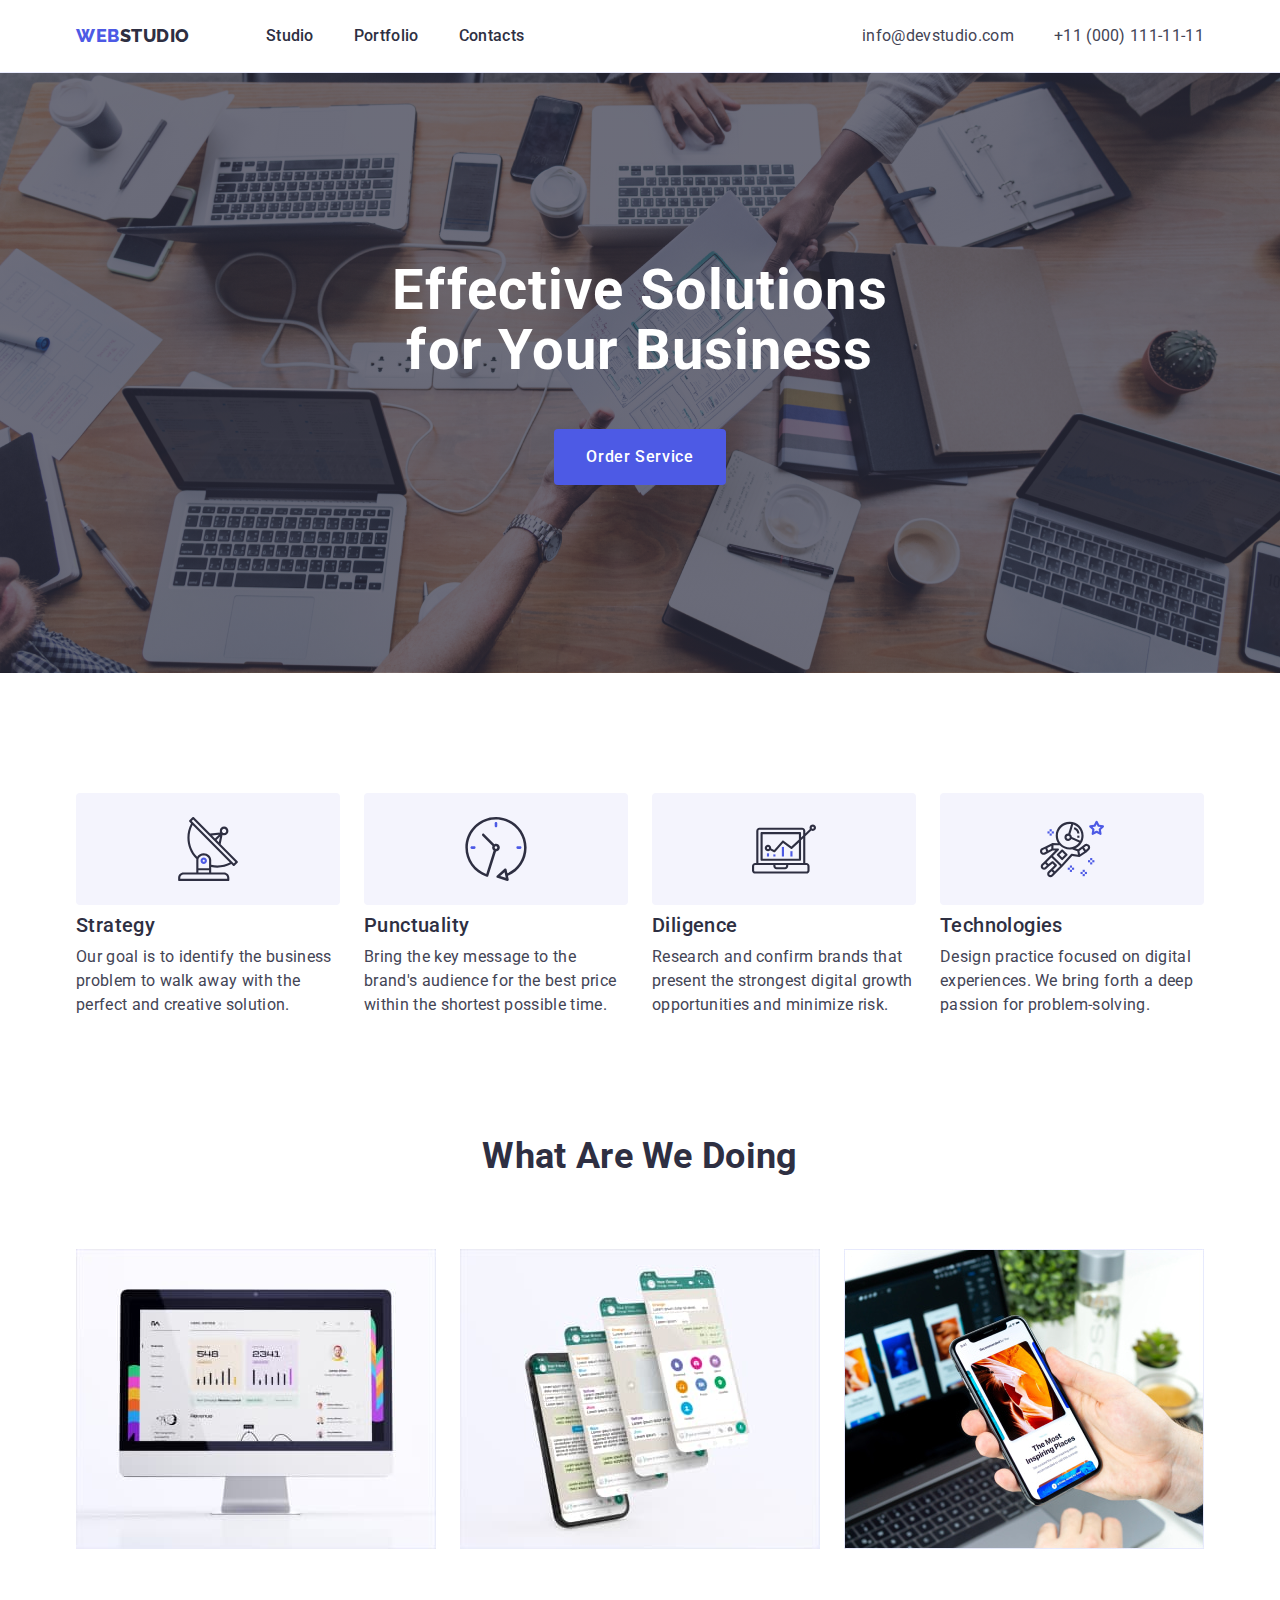
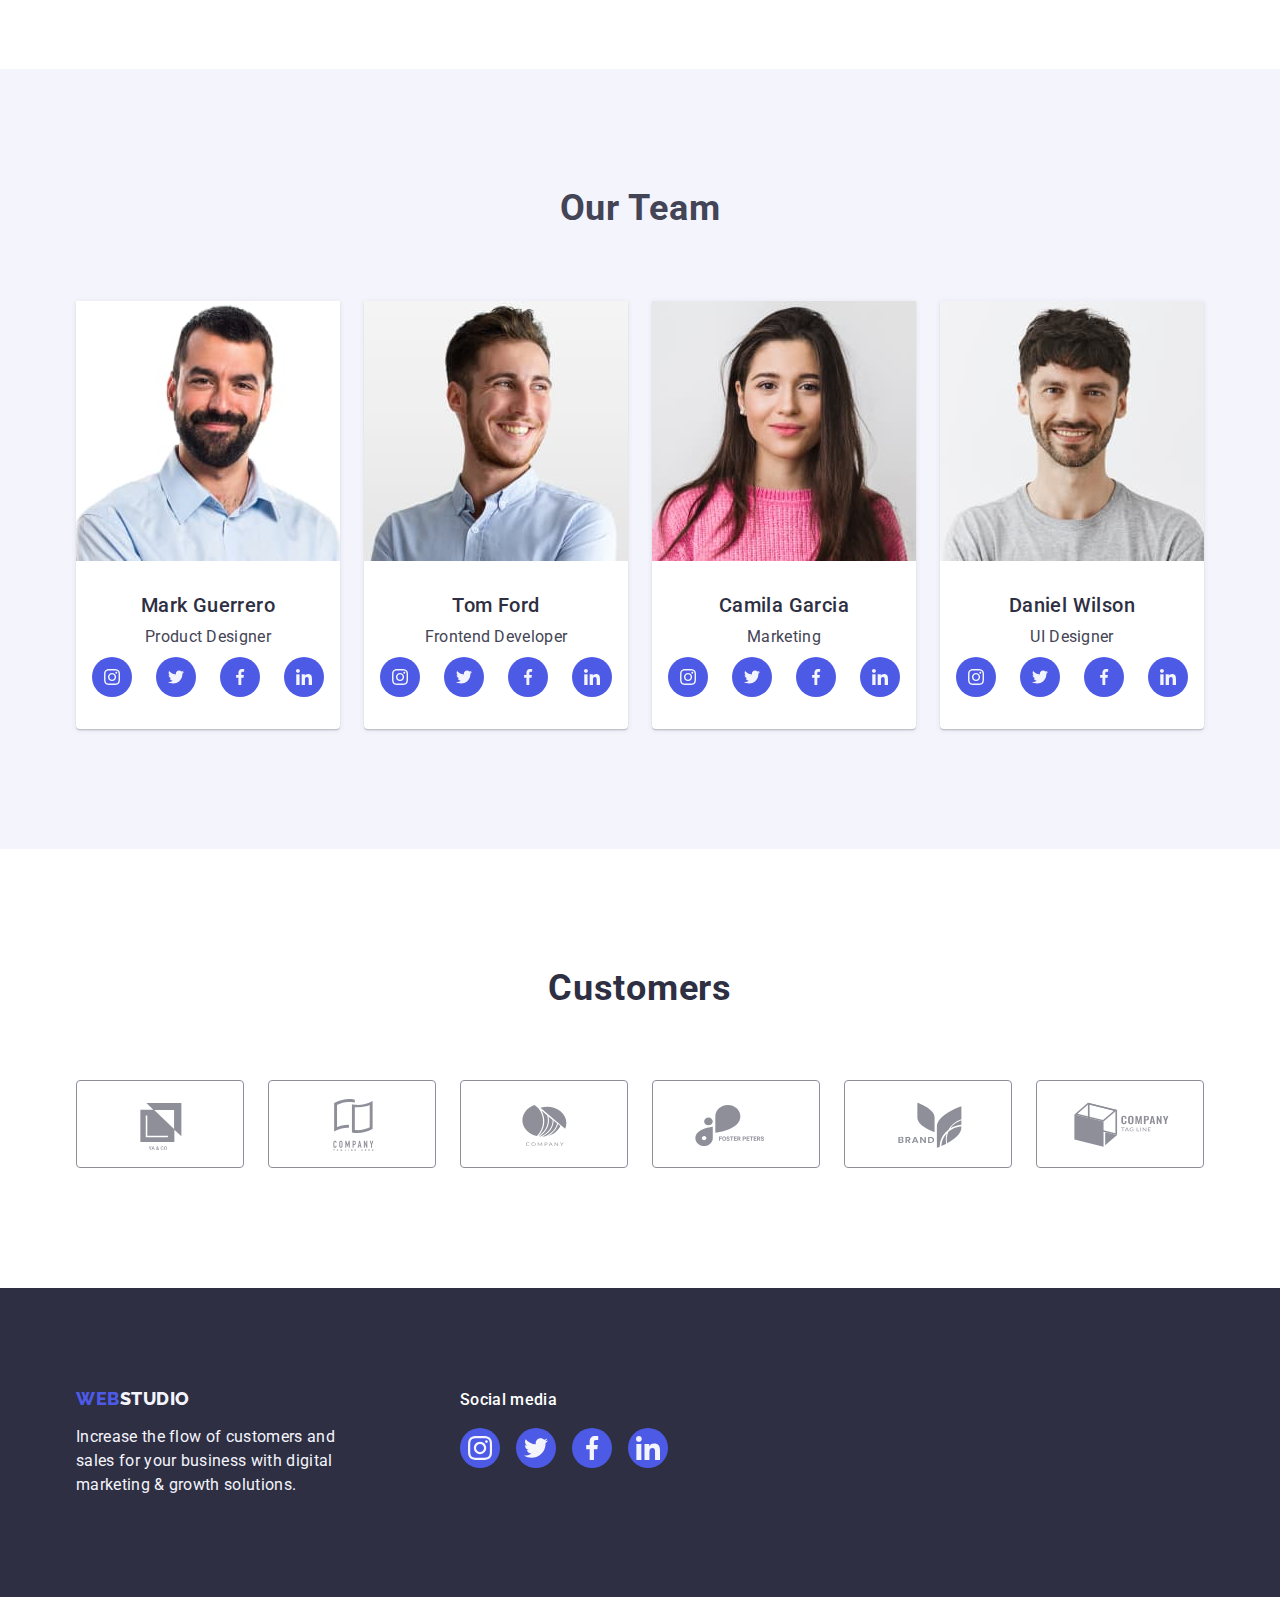
<file: index.html>
<!DOCTYPE html>
<html lang="en">
  <head>
    <meta charset="UTF-8" />
    <meta http-equiv="X-UA-Compatible" content="IE=edge" />
    <meta name="viewport" content="width=device-width, initial-scale=1.0" />
    <title>Document</title>
    <link rel="preconnect" href="https://fonts.googleapis.com" />
    <link rel="preconnect" href="https://fonts.gstatic.com" crossorigin />
    <link
      href="https://fonts.googleapis.com/css2?family=Montserrat:wght@400;700&family=Raleway:wght@800&family=Roboto:wght@400;500;700&display=swap"
      rel="stylesheet"
    />
    <link
      rel="stylesheet"
      href="https://cdnjs.cloudflare.com/ajax/libs/modern-normalize/1.1.0/modern-normalize.min.css"
    />
    <link rel="stylesheet" href="css/styles.css" />
  </head>
  <body>
    <!-- header -->
    <header class="header">
      <div class="container header-container">
        <nav class="header_nav">
          <a href="./index.html" class="logo link"
            >Web<span class="logo-end">Studio</span></a
          >

          <ul class="menu list">
            <li class="menu-item">
              <a href="./index.html" class="menu-name link">Studio</a>
            </li>
            <li class="menu-item">
              <a class="menu-name link" href="./portfolio.html">Portfolio</a>
            </li>
            <li class="menu-item">
              <a class="menu-name link" href="">Contacts</a>
            </li>
          </ul>
        </nav>
        <!-- contacts -->
        <address class="data">
          <ul class="contacts list">
            <li class="contact-data">
              <a class="data-info link" href="mailto:info@devstudio.com"
                >info@devstudio.com</a
              >
            </li>
            <li class="contact-data">
              <a class="data-info link" href="tel:+110001111111"
                >+11 (000) 111-11-11</a
              >
            </li>
          </ul>
        </address>
      </div>
    </header>
    <main>
      <!-- hero -->
      <section class="hero section">
        <div class="container main-hero">
          <h1 class="hero_title">Effective Solutions for Your Business</h1>
          <button class="order-btn" type="button">Order Service</button>
        </div>
      </section>
      <!-- advantages -->
      <section class="section">
        <div class="container">
          <h2 class="hidden-title" hidden>advantages</h2>
          <ul class="menu-advantages list">
            <li class="advantages-list">
              <div class="advantages-icons">
                <svg class="icons" width="64" height="64">
                  <use
                    class="icon"
                    href="./images/icons.svg#icon-satellite"
                  ></use>
                </svg>
              </div>
              <h3 class="name">Strategy</h3>
              <p class="advantages-description">
                Our goal is to identify the business problem to walk away with
                the perfect and creative solution.
              </p>
            </li>
            <li class="advantages-list">
              <div class="advantages-icons">
                <svg class="icons" width="64" height="64">
                  <use class="icon" href="./images/icons.svg#icon-clock"></use>
                </svg>
              </div>
              <h3 class="name">Punctuality</h3>
              <p class="advantages-description">
                Bring the key message to the brand's audience for the best price
                within the shortest possible time.
              </p>
            </li>
            <li class="advantages-list">
              <div class="advantages-icons">
                <svg class="icons" width="64" height="64">
                  <use
                    class="icon"
                    href="./images/icons.svg#icon-diagram"
                  ></use>
                </svg>
              </div>
              <h3 class="name">Diligence</h3>
              <p class="advantages-description">
                Research and confirm brands that present the strongest digital
                growth opportunities and minimize risk.
              </p>
            </li>
            <li class="advantages-list">
              <div class="advantages-icons">
                <svg class="icons" width="64" height="64">
                  <use class="icon" href="./images/icons.svg#icon-astronaut"></use>
                </svg>
              </div>
              <h3 class="name">Technologies</h3>
              <p class="advantages-description">
                Design practice focused on digital experiences. We bring forth a
                deep passion for problem-solving.
              </p>
            </li>
          </ul>
        </div>
      </section>
      <!-- pictures -->
      <section class="section-pictures">
        <div class="container">
          <h2 class="about-us">What are we doing</h2>
          <ul class="pictures list">
            <li class="pictures-list">
              <img
                src="./images/computer-img.jpg"
                alt="computer"
                width="360"
                height="300"
              />
            </li>
            <li class="pictures-list">
              <img
                src="./images/phone-img.jpg"
                alt="phones"
                width="360"
                height="300"
              />
            </li>
            <li class="pictures-list">
              <img
                src="./images/phone-in-hand.jpg"
                alt="work at phone"
                width="360"
                height="300"
              />
            </li>
          </ul>
        </div>
      </section>
      <!-- our team -->
      <section class="members section">
        <div class="container">
          <h2 class="team-title">Our Team</h2>
          <ul class="team-member list">
            <li class="team">
              <img
                src="./images/img.jpg"
                alt="photo of a worker"
                width="264"
                height="260"
              />
              <div class="card-title">
                <h3 class="names">Mark Guerrero</h3>
                <p class="description">Product Designer</p>
                <ul class="sm-team list">
                  <li class="sm-list">
                    <a href="" class="sm-general link-icon">
                      <svg class="sm-icons" width="16" height="16">
                        <use
                          class="sm-icon"
                          href="./images/icons.svg#icon-instagram"
                        ></use>
                      </svg>
                    </a>
                  </li>
                  <li class="sm-list">
                    <a href="" class="sm-general link-icon">
                      <svg class="sm-icons" width="16" height="16">
                        <use
                          class="sm-icon"
                          href="./images/icons.svg#icon-twitter"
                        ></use>
                      </svg>
                    </a>
                  </li>
                  <li class="sm-list">
                    <a href="" class="sm-general link-icon">
                      <svg class="sm-icons" width="16" height="16">
                        <use
                          class="sm-icon"
                          href="./images/icons.svg#icon-facebook"
                        ></use>
                      </svg>
                    </a>
                  </li>
                  <li class="sm-list">
                    <a href="" class="sm-general link-icon">
                      <svg class="sm-icons" width="16" height="16">
                        <use
                          class="sm-icon"
                          href="./images/icons.svg#icon-linkedin"
                        ></use>
                      </svg>
                    </a>
                  </li>
                </ul>
              </div>
            </li>
            <li class="team">
              <img
                src="./images/img1.jpg"
                alt="photo of a worker"
                width="264"
                height="260"
              />
              <div class="card-title">
                <h3 class="names">Tom Ford</h3>
                <p class="description">Frontend Developer</p>
                <ul class="sm-team list">
                  <li class="sm-list">
                    <a href="" class="sm-general link-icon">
                      <svg class="sm-icons" width="16" height="16">
                        <use
                          class="sm-icon"
                          href="./images/icons.svg#icon-instagram"
                        ></use>
                      </svg>
                    </a>
                  </li>
                  <li class="sm-list">
                    <a href="" class="sm-general link-icon">
                      <svg class="sm-icons" width="16" height="16">
                        <use
                          class="sm-icon"
                          href="./images/icons.svg#icon-twitter"
                        ></use>
                      </svg>
                    </a>
                  </li>
                  <li class="sm-list">
                    <a href="" class="sm-general link-icon">
                      <svg class="sm-icons" width="16" height="16">
                        <use
                          class="sm-icon"
                          href="./images/icons.svg#icon-facebook"
                        ></use>
                      </svg>
                    </a>
                  </li>
                  <li class="sm-list">
                    <a href="" class="sm-general link-icon">
                      <svg class="sm-icons" width="16" height="16">
                        <use
                          class="sm-icon"
                          href="./images/icons.svg#icon-linkedin"
                        ></use>
                      </svg>
                    </a>
                  </li>
                </ul>
              </div>
            </li>
            <li class="team">
              <img
                src="./images/img2.jpg"
                alt="photo of a worker"
                width="264"
                height="260"
              />
              <div class="card-title">
                <h3 class="names">Camila Garcia</h3>
                <p class="description">Marketing</p>
                <ul class="sm-team list">
                  <li class="sm-list">
                    <a href="" class="sm-general link-icon">
                      <svg class="sm-icons" width="16" height="16">
                        <use
                          class="sm-icon"
                          href="./images/icons.svg#icon-instagram"
                        ></use>
                      </svg>
                    </a>
                  </li>
                  <li class="sm-list">
                    <a href="" class="sm-general link-icon">
                      <svg class="sm-icons" width="16" height="16">
                        <use
                          class="sm-icon"
                          href="./images/icons.svg#icon-twitter"
                        ></use>
                      </svg>
                    </a>
                  </li>
                  <li class="sm-list">
                    <a href="" class="sm-general link-icon">
                      <svg class="sm-icons" width="16" height="16">
                        <use
                          class="sm-icon"
                          href="./images/icons.svg#icon-facebook"
                        ></use>
                      </svg>
                    </a>
                  </li>
                  <li class="sm-list">
                    <a href="" class="sm-general link-icon">
                      <svg class="sm-icons" width="16" height="16">
                        <use
                          class="sm-icon"
                          href="./images/icons.svg#icon-linkedin"
                        ></use>
                      </svg>
                    </a>
                  </li>
                </ul>
              </div>
            </li>
            <li class="team">
              <img
                src="./images/img3.jpg"
                alt="photo of a worker"
                width="264"
                height="260"
              />
              <div class="card-title">
                <h3 class="names">Daniel Wilson</h3>
                <p class="description">UI Designer</p>
                <ul class="sm-team list">
                  <li class="sm-list">
                    <a href="" class="sm-general link-icon">
                      <svg class="sm-icons" width="16" height="16">
                        <use
                          class="sm-icon"
                          href="./images/icons.svg#icon-instagram"
                        ></use>
                      </svg>
                    </a>
                  </li>
                  <li class="sm-list">
                    <a href="" class="sm-general link-icon">
                      <svg class="sm-icons" width="16" height="16">
                        <use
                          class="sm-icon"
                          href="./images/icons.svg#icon-twitter"
                        ></use>
                      </svg>
                    </a>
                  </li>
                  <li class="sm-list">
                    <a href="" class="sm-general link-icon">
                      <svg class="sm-icons" width="16" height="16">
                        <use
                          class="sm-icon"
                          href="./images/icons.svg#icon-facebook"
                        ></use>
                      </svg>
                    </a>
                  </li>
                  <li class="sm-list">
                    <a href="" class="sm-general link-icon">
                      <svg class="sm-icons" width="16" height="16">
                        <use
                          class="sm-icon"
                          href="./images/icons.svg#icon-linkedin"
                        ></use>
                      </svg>
                    </a>
                  </li>
                </ul>
              </div>
            </li>
          </ul>
        </div>
      </section>
      <!-- customers -->
      <section class="customers section">
        <div class="container">
          <h2 class="customers-title">Customers</h2>
          <ul class="customers-list list">
            <li class="companies-list">
              <a href="" class="icon-link">
                <svg class="icons" width="104" height="56">
                  <use
                    class="icon"
                    href="./images/icons.svg#icon-company-1"
                  ></use>
                </svg>
              </a>
            </li>
            <li class="companies-list">
              <a href="" class="icon-link">
                <svg class="icons" width="104" height="56">
                  <use
                    class="icon"
                    href="./images/icons.svg#icon-company-2"
                  ></use>
                </svg>
              </a>
            </li>
            <li class="companies-list">
              <a href="" class="icon-link">
                <svg class="icons" width="104" height="56">
                  <use
                    class="icon"
                    href="./images/icons.svg#icon-company-3"
                  ></use>
                </svg>
              </a>
            </li>
            <li class="companies-list">
              <a href="" class="icon-link">
                <svg class="icons" width="104" height="56">
                  <use
                    class="icon"
                    href="./images/icons.svg#icon-company-4"
                  ></use>
                </svg>
              </a>
            </li>
            <li class="companies-list">
              <a href="" class="icon-link">
                <svg class="icons" width="104" height="56">
                  <use
                    class="icon"
                    href="./images/icons.svg#icon-company-5"
                  ></use>
                </svg>
              </a>
            </li>
            <li class="companies-list">
              <a href="" class="icon-link">
                <svg class="icons" width="104" height="56">
                  <use
                    class="icon"
                    href="./images/icons.svg#icon-company-6"
                  ></use>
                </svg>
              </a>
            </li>
          </ul>
        </div>
      </section>
    </main>
    <!-- footer -->
    <footer class="main-footer">
      <div class="footer-container container">
        <div class="footer-text">
          <a href="./index.html" class="footer-logo link"
            >Web<span class="footer-logo-end">Studio</span>
          </a>
          <p class="footer-description">
            Increase the flow of customers and sales for your business with
            digital marketing & growth solutions.
          </p>
        </div>
        <div class="sm-container">
          <p class="social-media">Social media</p>
          <ul class="sm-footer list">
            <li class="sm-list">
              <a href="" class="sm-general footer-icon">
                <svg class="sm-icons" width="24" height="24">
                  <use
                    class="sm-icon"
                    href="./images/icons.svg#icon-instagram"
                  ></use>
                </svg>
              </a>
            </li>
            <li class="sm-list">
              <a href="" class="sm-general footer-icon">
                <svg class="sm-icons" width="24" height="24">
                  <use
                    class="sm-icon"
                    href="./images/icons.svg#icon-twitter"
                  ></use>
                </svg>
              </a>
            </li>
            <li class="sm-list">
              <a href="" class="sm-general footer-icon">
                <svg class="sm-icons" width="24" height="24">
                  <use
                    class="sm-icon"
                    href="./images/icons.svg#icon-facebook"
                  ></use>
                </svg>
              </a>
            </li>
            <li class="sm-list">
              <a href="" class="sm-general footer-icon">
                <svg class="sm-icons" width="24" height="24">
                  <use
                    class="sm-icon"
                    href="./images/icons.svg#icon-linkedin"
                  ></use>
                </svg>
              </a>
            </li>
          </ul>
        </div>
      </div>
    </footer>
  </body>
</html>
</file>
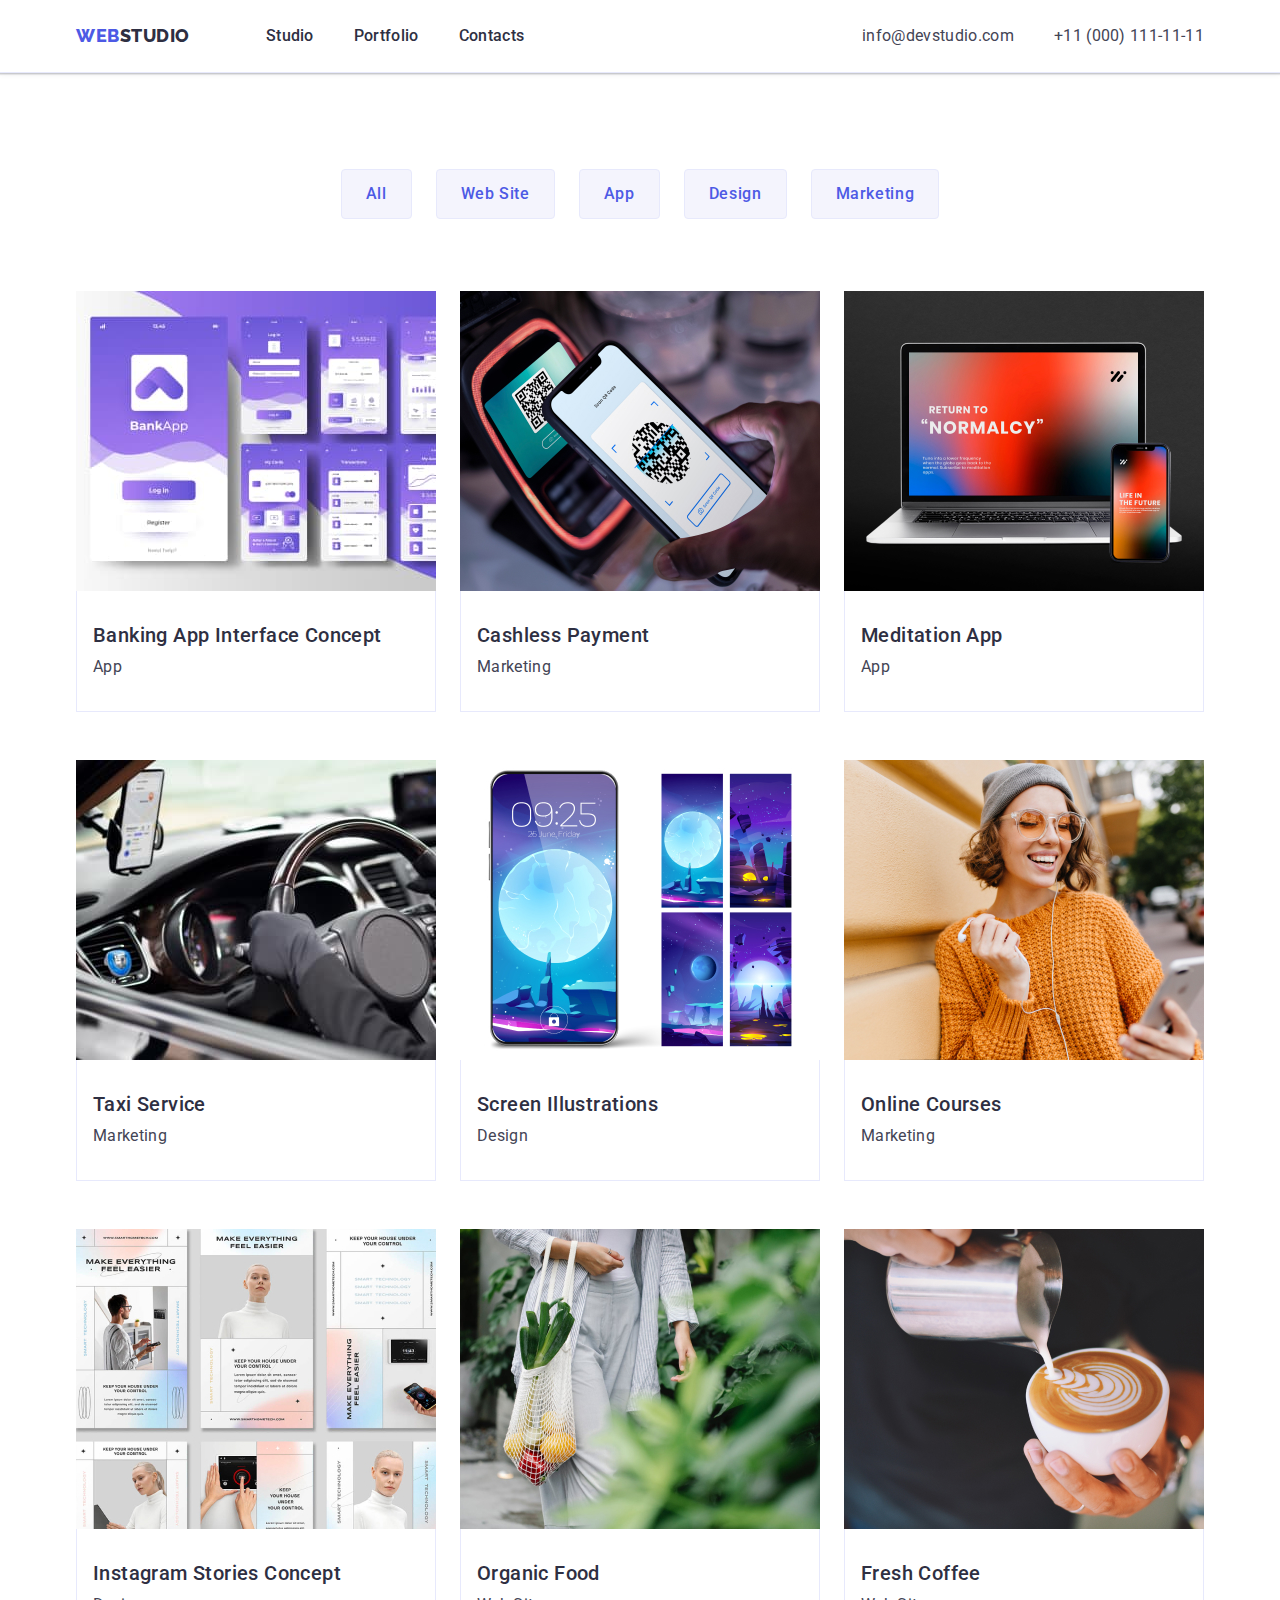
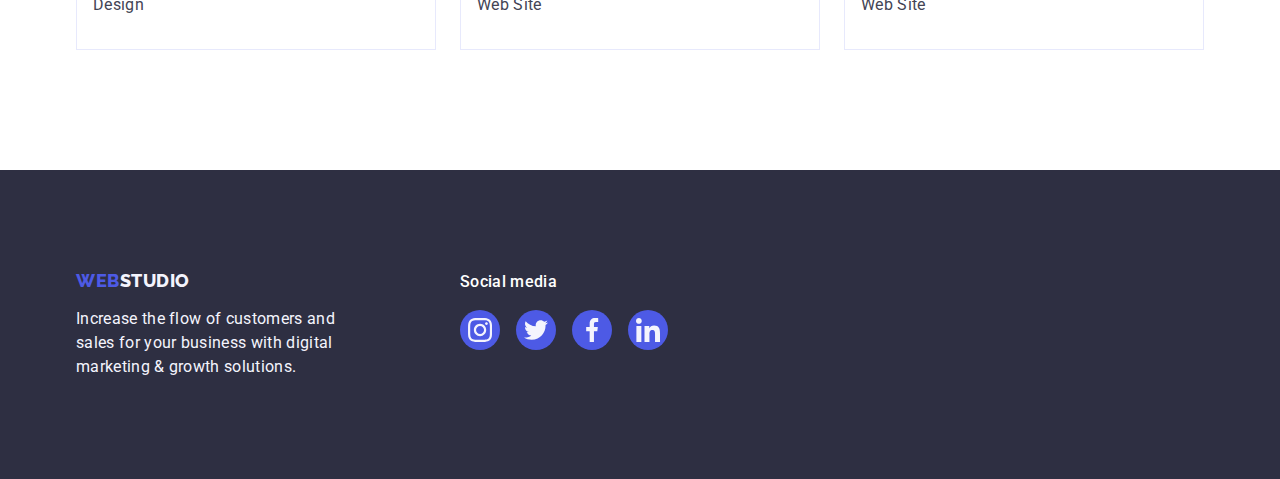
<file: portfolio.html>
<!DOCTYPE html>
<html lang="en">
  <head>
    <meta charset="UTF-8" />
    <meta http-equiv="X-UA-Compatible" content="IE=edge" />
    <meta name="viewport" content="width=device-width, initial-scale=1.0" />
    <title>Document</title>
    <link
      rel="stylesheet"
      href="https://cdnjs.cloudflare.com/ajax/libs/modern-normalize/1.1.0/modern-normalize.min.css"
    />
    <link rel="stylesheet" href="./css/styles.css" />
    <link rel="preconnect" href="https://fonts.googleapis.com" />
    <link rel="preconnect" href="https://fonts.gstatic.com" crossorigin />

    <link
      href="https://fonts.googleapis.com/css2?family=Montserrat:wght@400;700&family=Raleway:wght@800&family=Roboto:wght@400;500;700&display=swap"
      rel="stylesheet"
    />
  </head>
  <body>
    <!-- header -->
    <header class="header">
      <div class="container header-container">
        <nav class="header_nav">
          <a href="./index.html" class="logo link"
            >Web<span class="logo-end">Studio</span></a
          >

          <ul class="menu list">
            <li class="menu-item">
              <a href="./index.html" class="menu-name link">Studio</a>
            </li>
            <li class="menu-item">
              <a class="menu-name link" href="./portfolio.html">Portfolio</a>
            </li>
            <li class="menu-item">
              <a class="menu-name link" href="">Contacts</a>
            </li>
          </ul>
        </nav>
        <!-- contacts -->
        <address class="data">
          <ul class="contacts list">
            <li class="contact-data">
              <a class="data-info link" href="mailto:info@devstudio.com"
                >info@devstudio.com</a
              >
            </li>
            <li class="contact-data">
              <a class="data-info link" href="tel:+110001111111"
                >+11 (000) 111-11-11</a
              >
            </li>
          </ul>
        </address>
      </div>
    </header>
    <!-- hero -->
    <main>
      <section class="portfolio">
        <div class="main-profile container">
          <h1 hidden>scroll</h1>
          <ul class="buttons list">
            <li>
              <button type="button" class="scroll-btn">All</button>
            </li>
            <li><button type="button" class="scroll-btn">Web Site</button></li>
            <li><button type="button" class="scroll-btn">App</button></li>
            <li><button type="button" class="scroll-btn">Design</button></li>
            <li><button type="button" class="scroll-btn">Marketing</button></li>
          </ul>
          <!-- line 1 -->
          <ul class="portfolio-pictures list">
            <li class="technologies">
              <a class="picture link" href=""
                ><img
                  src="./images/portfolio_img/banking-app.jpg"
                  alt="banking app"
                />
                <div class="card-text">
                  <h2 class="cards-title">Banking App Interface Concept</h2>
                  <p class="card-category">App</p>
                </div></a
              >
            </li>
            <li class="technologies">
              <a class="picture link" href=""
                ><img
                  src="./images/portfolio_img/cashless.jpg"
                  alt="cashless payment"
                />
                <div class="card-text">
                  <h2 class="cards-title">Cashless Payment</h2>
                  <p class="card-category">Marketing</p>
                </div></a
              >
            </li>
            <li class="technologies">
              <a class="picture link" href=""
                ><img
                  src="./images/portfolio_img/meditation.jpg"
                  alt="Meditation"
                />
                <div class="card-text">
                  <h2 class="cards-title">Meditation App</h2>
                  <p class="card-category">App</p>
                </div></a
              >
            </li>
            <!-- line 2 -->
            <li class="technologies">
              <a class="picture link" href=""
                ><img src="./images/portfolio_img/taxi.jpg" alt="taxi" />
                <div class="card-text">
                  <h2 class="cards-title">Taxi Service</h2>
                  <p class="card-category">Marketing</p>
                </div></a
              >
            </li>
            <li class="technologies">
              <a class="picture link" href=""
                ><img
                  src="./images/portfolio_img/screen.jpg"
                  alt="phone screen"
                />
                <div class="card-text">
                  <h2 class="cards-title">Screen Illustrations</h2>
                  <p class="card-category">Design</p>
                </div></a
              >
            </li>
            <li class="technologies">
              <a class="picture link" href=""
                ><img
                  src="./images/portfolio_img/courses.jpg"
                  alt="Online Courses"
                />
                <div class="card-text">
                  <h2 class="cards-title">Online Courses</h2>
                  <p class="card-category">Marketing</p>
                </div></a
              >
            </li>
            <!-- line 3 -->
            <li class="technologies">
              <a class="picture link" href=""
                ><img
                  src="./images/portfolio_img/inst.jpg"
                  alt="Instagram Stories"
                />
                <div class="card-text">
                  <h2 class="cards-title">Instagram Stories Concept</h2>
                  <p class="card-category">Design</p>
                </div></a
              >
            </li>
            <li class="technologies">
              <a class="picture link" href=""
                ><img
                  src="./images/portfolio_img/food.jpg"
                  alt="Organic Food"
                />
                <div class="card-text">
                  <h2 class="cards-title">Organic Food</h2>
                  <p class="card-category">Web Site</p>
                </div></a
              >
            </li>
            <li class="technologies">
              <a class="picture link" href=""
                ><img src="./images/portfolio_img/coffee.jpg" alt="Coffee" />
                <div class="card-text">
                  <h2 class="cards-title">Fresh Coffee</h2>
                  <p class="card-category">Web Site</p>
                </div></a
              >
            </li>
          </ul>
        </div>
      </section>
    </main>
    <!-- footer -->
    <footer class="main-footer">
      <div class="footer-container container">
        <div class="footer-text">
          <a href="./index.html" class="footer-logo link"
            >Web<span class="footer-logo-end">Studio</span>
          </a>
          <p class="footer-description">
            Increase the flow of customers and sales for your business with
            digital marketing & growth solutions.
          </p>
        </div>
        <div class="sm-container">
          <p class="social-media">Social media</p>
          <ul class="sm-footer list">
            <li class="sm-list">
              <a href="" class="sm-general footer-icon">
                <svg class="sm-icons" width="24" height="24">
                  <use
                    class="sm-general-icon"
                    href="./images/icons.svg#icon-instagram"
                  ></use>
                </svg>
              </a>
            </li>
            <li class="sm-list">
              <a href="" class="sm-general footer-icon">
                <svg class="sm-icons" width="24" height="24">
                  <use
                    class="sm-icon"
                    href="./images/icons.svg#icon-twitter"
                  ></use>
                </svg>
              </a>
            </li>
            <li class="sm-list">
              <a href="" class="sm-general footer-icon">
                <svg class="sm-icons" width="24" height="24">
                  <use
                    class="sm-icon"
                    href="./images/icons.svg#icon-facebook"
                  ></use>
                </svg>
              </a>
            </li>
            <li class="sm-list">
              <a href="" class="sm-general footer-icon">
                <svg class="sm-icons" width="24" height="24">
                  <use
                    class="sm-icon"
                    href="./images/icons.svg#icon-linkedin"
                  ></use>
                </svg>
              </a>
            </li>
          </ul>
        </div>
      </div>
    </footer>
  </body>
</html>
</file>
<file: css/styles.css>
/* general */
:root {
    --main-font-family: 'Roboto', sans-serif;
    --secondary-font-family: 'Raleway', sans-serif;
}

.link {
    text-decoration: none;
}

.list {
    list-style: none;
}

body {
    font-family: var(--main-font-family);
    font-weight: 400;
    line-height: 1.5;
    letter-spacing: 0.02em;
    color: #434455;
    background-color: #FFFFFF
}

img {
    display: block;
}

h1,
h2,
h3,
h4,
p {
    margin-top: 0;
    margin-bottom: 0;
    padding: 0;
}

ul,
ol {
    margin-top: 0;
    margin-bottom: 0;
    padding-left: 0;
}

.section {
    padding: 120px 0;
}

.container {
    width: 1158px;
    margin-left: auto;
    margin-right: auto;
    padding: 0 15px
}

/* header */

.header {
    border-bottom: 1px solid #e7e9fc;
    box-shadow: 0px 2px 1px rgba(46, 47, 66, 0.08), 0px 1px 1px rgba(46, 47, 66, 0.16), 0px 1px 6px rgba(46, 47, 66, 0.08);
}

.header-container {
    display: flex;
    align-items: center;
    margin: 0 auto;
    justify-content: space-between;

}

.header_nav {
    display: flex;
    align-items: center;
}

/* logo */
.logo {
    font-family: var(--secondary-font-family);
    font-weight: 800;
    font-size: 18px;
    line-height: 1.17;
    letter-spacing: 0.03em;
    text-transform: uppercase;
    color: #4d5ae5;
    margin-right: 76px
}

.logo-end {
    color: #2e2f42;
}

/* navigation */

.menu {
    display: flex;
    align-items: center;
    gap: 40px
}

.menu {
    font-weight: 500;
    font-size: 16px;
}

.menu-item {
    padding-top: 24px;
    padding-bottom: 24px
}

.menu-name {
    color: #2E2F42;
    padding: 24px 0;
}

.menu-name:hover,
.menu-name:focus {
    color: #404BBF;
}

/* contacts */

.contacts {
    display: flex;
    align-items: center;
    gap: 40px;
}

.contact-data {
    font-size: 16px;
    line-height: 1.5;
    text-decoration: none;
    list-style: none;
    color: #434455;

}

.data {
    font-style: normal
}

.data-info:hover,
.data-info:focus {
    color: #404bbf
}

.data-info {
    color: #434455;
}


/* hero */



.hero {
    padding: 188px 0;

    background-color: #2e2f42;
    background-image: linear-gradient(rgba(46, 47, 66, 0.7), rgba(46, 47, 66, 0.7)), url(../images/hero-img.jpg);
    ;
    max-width: 1440px;
    background-repeat: no-repeat;
    background-position: center;
    background-size: cover;
    margin: 0 auto
}

.hero_title {

    font-family: 'Roboto';
    font-style: normal;
    font-weight: 700;
    font-size: 56px;
    line-height: 1.07;
    text-align: center;
    letter-spacing: 0.02em;
    color: #FFFFFF;
    max-width: 496px;
    margin-right: auto;
    margin-left: auto;
    margin-bottom: 48px;
}


/* button */
.order-btn {
    font-size: 16px;
    letter-spacing: 0.04em;
    color: rgba(255, 255, 255, 1);
    background-color: #4D5AE5;
    font-family: "Roboto", sans-serif;
    font-weight: 500;
    color: #FFFFFF;
    cursor: pointer;
    display: block;
    padding: 16px 32px;
    border: none;
    border-radius: 4px;
    min-width: 169px;
    height: 56px;
    margin-right: auto;
    margin-left: auto;
}

.order-btn:hover,
.order-btn:focus {
    background-color: #404BBF;
}

/*  section advantages */

.advantages-icons {
    display: flex;
    align-items: center;
    justify-content: center;
    width: 264px;
    height: 112px;
    height: 112px;
    background: #F4F4FD;
    border-radius: 4px;
    margin-bottom: 8px;
}

.menu-advantages {
    display: flex;
    gap: 24px;
}

.advantages-list {
    width: calc((100% - 72px) / 4);
}

.name {
    font-weight: 500;
    font-size: 20px;
    line-height: 1.2;
    letter-spacing: 0.02em;
    color: #2E2F42;
    margin-bottom: 8px;
    text-align: start;
}


.advantages-description {
    font-size: 16px;
    line-height: 1.5;
    text-align: start;
}

/* about us section */
.about-us {
    font-weight: 700;
    font-size: 36px;
    line-height: 1.11;
    text-align: center;
    text-transform: capitalize;
    color: #2e2f42;
    margin-bottom: 72px;
}

.section-pictures {
    padding-bottom: 120px
}

.pictures {
    display: flex;
    gap: 24px;
}



/*  section our team */
/* hover focus */




/* icons */
.sm-team {
    display: flex;
    gap: 24px;
    justify-content: center;
}

.sm-general {
    display: flex;
    justify-content: center;
    align-items: center;
    width: 40px;
    height: 40px;
    background: #4D5AE5;
    border-radius: 50%;
}
.link-icon:hover,.link-icon:focus {
    background-color: #404BBF;
    
    }

.names {
    font-family: 'Roboto';
    font-style: normal;
    font-weight: 500;
    font-size: 20px;
    line-height: 1.2;
    text-align: center;
    letter-spacing: 0.02em;
    color: #2E2F42;

}

.team-member {
    display: flex;
    gap: 24px;
}

.card-title {
    padding: 32px 0
}

.team {
    background-color: #FFFFFF;
    width: calc((100% - 72px) / 4);
    border-radius: 0px 0px 4px 4px;
    box-shadow: 0px 1px 6px rgba(46, 47, 66, 0.08), 0px 1px 1px rgba(46, 47, 66, 0.16), 0px 2px 1px rgba(46, 47, 66, 0.08);

}

/* icons */
.names {
    text-align: center;
    margin-bottom: 8px;

}

.description {
    text-align: center;
    font-family: 'Roboto';
    font-style: normal;
    font-weight: 400;
    font-size: 16px;
    line-height: 1.5;
    margin-bottom: 8px;
}

.team-title {
    font-size: 36px;
    line-height: 1.11;
    letter-spacing: 0.02em;
    text-align: center;
    margin-bottom: 72px;
}

.members {
    background-color: #F4F4FD;

}

/* companies */

/* hover focus */

.icon-link:hover,
.icon-link:focus {
    color: #404bbf;
}

.icon-link:hover,
.icon-link:focus {
    border-color: #404BBF;
}

.icons {
    fill: currentColor;
}

/* hover focus */

.customers-list {
    display: flex;
    gap: 24px;

}

.customers-title {
    font-family: 'Roboto';
    font-style: normal;
    font-weight: 700;
    font-size: 36px;
    line-height: 1.1;
    text-align: center;
    letter-spacing: 0.02em;
    text-transform: capitalize;
    color: #2E2F42;
    margin-bottom: 72px;
}

.icon-link {
    display: flex;
    width: 168px;
    height: 88px;
    border: 1px solid #8E8F99;
    border-radius: 4px;
    color: #8E8F99;
    justify-content: center;
    align-items: center;
    margin-left: auto;
    margin-right: auto;

}

/* footer */

.footer-container {
    display: flex;
    align-items: baseline;
}

.footer-icon:hover,.footer-icon:focus {
    background-color: #31D0AA;
}

.footer-text {
    margin-right: 120px;
}

.sm-footer {
    display: flex;
    gap: 16px;
    width: 208px;
    height: 40px;
}

.sm-list {
    width: 40px;
    height: 40px;
}

.sm-icons {
    fill: #F4F4FD;
}


.social-media {
    font-family: 'Roboto';
    font-style: normal;
    font-weight: 500;
    font-size: 16px;
    line-height: 1.5;
    letter-spacing: 0.02em;
    color: #FFFFFF;
    margin-bottom: 16px;
}

.main-footer {
    background-color: #2e2f42;
    padding: 100px 0;
}

.sm-icons {
    display: flex;
}

.footer-logo {
    font-family: var(--secondary-font-family);
    font-weight: 800;
    font-size: 18px;
    line-height: 1.17;
    letter-spacing: 0.03em;
    text-transform: uppercase;
    color: #4d5ae5;
    display: inline-block;
    margin-bottom: 16px;
}

.footer-description {
    width: 264px;
    font-size: 16px;
    line-height: 1.5;
    letter-spacing: 0.02em;
    color: #F4F4FD;

}

.footer-logo-end {
    color: #f4f4fd
}

/* portfolio */
.portfolio {
    padding: 96px 0 120px
}

/* buttons */
.buttons {
    display: flex;
    justify-content: center;
    gap: 24px;
    margin-bottom: 72px;
}


.scroll-btn:hover,
.scroll-btn:focus {
    box-shadow: 0px 3px 1px rgba(0, 0, 0, 0.1), 0px 2px 1px rgba(0, 0, 0, 0.08), 0px 2px 2px rgba(0, 0, 0, 0.12);
    border-radius: 4px;
}

.scroll-btn {
    font-family: "Roboto", sans-serif;
    font-weight: 500;
    font-size: 16px;
    line-height: 1.5;
    letter-spacing: 0.04em;
    color: #4d5ae5;
    background-color: #F4F4FD;

    cursor: pointer;
    padding: 12px 24px;
    border: 1px solid #e7e9fc;
    border-radius: 4px;

}

.scroll-btn:hover,
.scroll-btn:focus {
    color: #FFFFFF;
    background-color: #404BBF;
    border: 1px solid transparent
}

/* pictures*/

.picture {
    display: block;
}

.picture:hover,
.picture:focus {
    box-shadow: 0px 1px 6px rgba(46, 47, 66, 0.08), 0px 1px 1px rgba(46, 47, 66, 0.16), 0px 2px 1px rgba(46, 47, 66, 0.08);
}

.portfolio-pictures {
    display: flex;
    flex-wrap: wrap;
    column-gap: 24px;
    row-gap: 48px;
}

.card-text {
    padding: 32px 16px;
    border: 1px solid #e7e9fc;
    border-top: none;
}

.cards-title {
    font-weight: 500;
    font-size: 20px;
    line-height: 1.2;
    letter-spacing: 0.02em;
    color: #2e2f42;
    margin-bottom: 8px;
}


.card-category {
    font-size: 16px;
    line-height: 1.5;
    letter-spacing: 0.02em;
    color: #434455;
}
</file>
